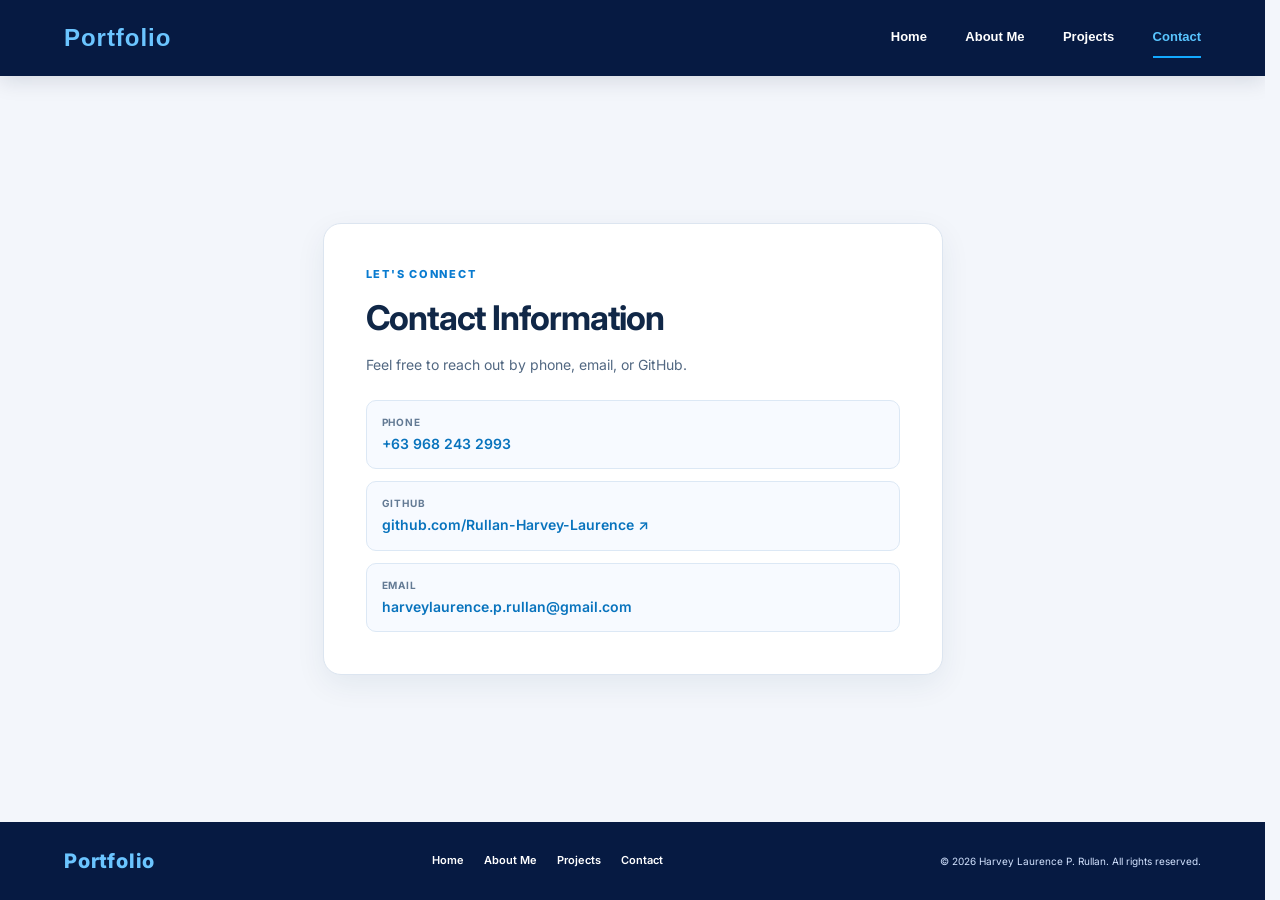
<file: Contact Page/contact.html>
<!doctype html>
<html lang="en">
  <head>
    <meta charset="UTF-8" />
    <meta name="viewport" content="width=device-width, initial-scale=1.0" />
    <meta
      name="description"
      content="Contact Harvey Rullan by phone, email, or GitHub."
    />
    <title>Contact | Harvey Rullan</title>

    <link rel="preconnect" href="https://fonts.googleapis.com" />
    <link
      href="https://fonts.googleapis.com/css2?family=Inter:wght@400;500;600;700;800&display=swap"
      rel="stylesheet"
    />

    <link rel="stylesheet" href="contact.css" />
    <script src="../script.js" defer></script>
  </head>
  <body>
    <header class="site-header">
      <a class="brand" href="../Landing%20Page/landingpage.html">
        <span>Portfolio</span>
      </a>

      <button
        class="menu-toggle"
        aria-label="Open navigation"
        aria-expanded="false"
        aria-controls="primary-navigation"
      >
        ☰
      </button>

      <nav
        class="nav-links"
        id="primary-navigation"
        aria-label="Primary navigation"
      >
        <a href="../Landing%20Page/landingpage.html">Home</a>
        <a href="../About%20Me%20Page/aboutme.html">About Me</a>
        <a href="../Projects%20Page/projects.html">Projects</a>
        <a class="active" href="contact.html">Contact</a>
      </nav>
    </header>

    <main class="contact-main">
      <section class="contact-card" aria-labelledby="contact-title">
        <p class="eyebrow">LET'S CONNECT</p>
        <h1 id="contact-title">Contact Information</h1>
        <p class="intro">Feel free to reach out by phone, email, or GitHub.</p>

        <dl class="contact-list">
          <div class="contact-item">
            <dt>Phone</dt>
            <dd><a href="tel:+639682432993">+63 968 243 2993</a></dd>
          </div>
          <div class="contact-item">
            <dt>GitHub</dt>
            <dd>
              <a
                href="https://github.com/Rullan-Harvey-Laurence"
                target="_blank"
                rel="noopener noreferrer"
                >github.com/Rullan-Harvey-Laurence ↗</a
              >
            </dd>
          </div>
          <div class="contact-item">
            <dt>Email</dt>
            <dd>
              <a href="mailto:harveylaurence.p.rullan@gmail.com"
                >harveylaurence.p.rullan@gmail.com</a
              >
            </dd>
          </div>
        </dl>
      </section>
    </main>

    <footer class="site-footer">
      <a class="brand footer-brand" href="../Landing%20Page/landingpage.html">
        <span>Portfolio</span>
      </a>

      <div class="footer-nav">
        <a href="../Landing%20Page/landingpage.html">Home</a>
        <a href="../About%20Me%20Page/aboutme.html">About Me</a>
        <a href="../Projects%20Page/projects.html">Projects</a>
        <a href="contact.html">Contact</a>
      </div>

      <small>
        © <span class="year"></span> Harvey Laurence P. Rullan. All rights
        reserved.
      </small>
    </footer>
  </body>
</html>
</file>
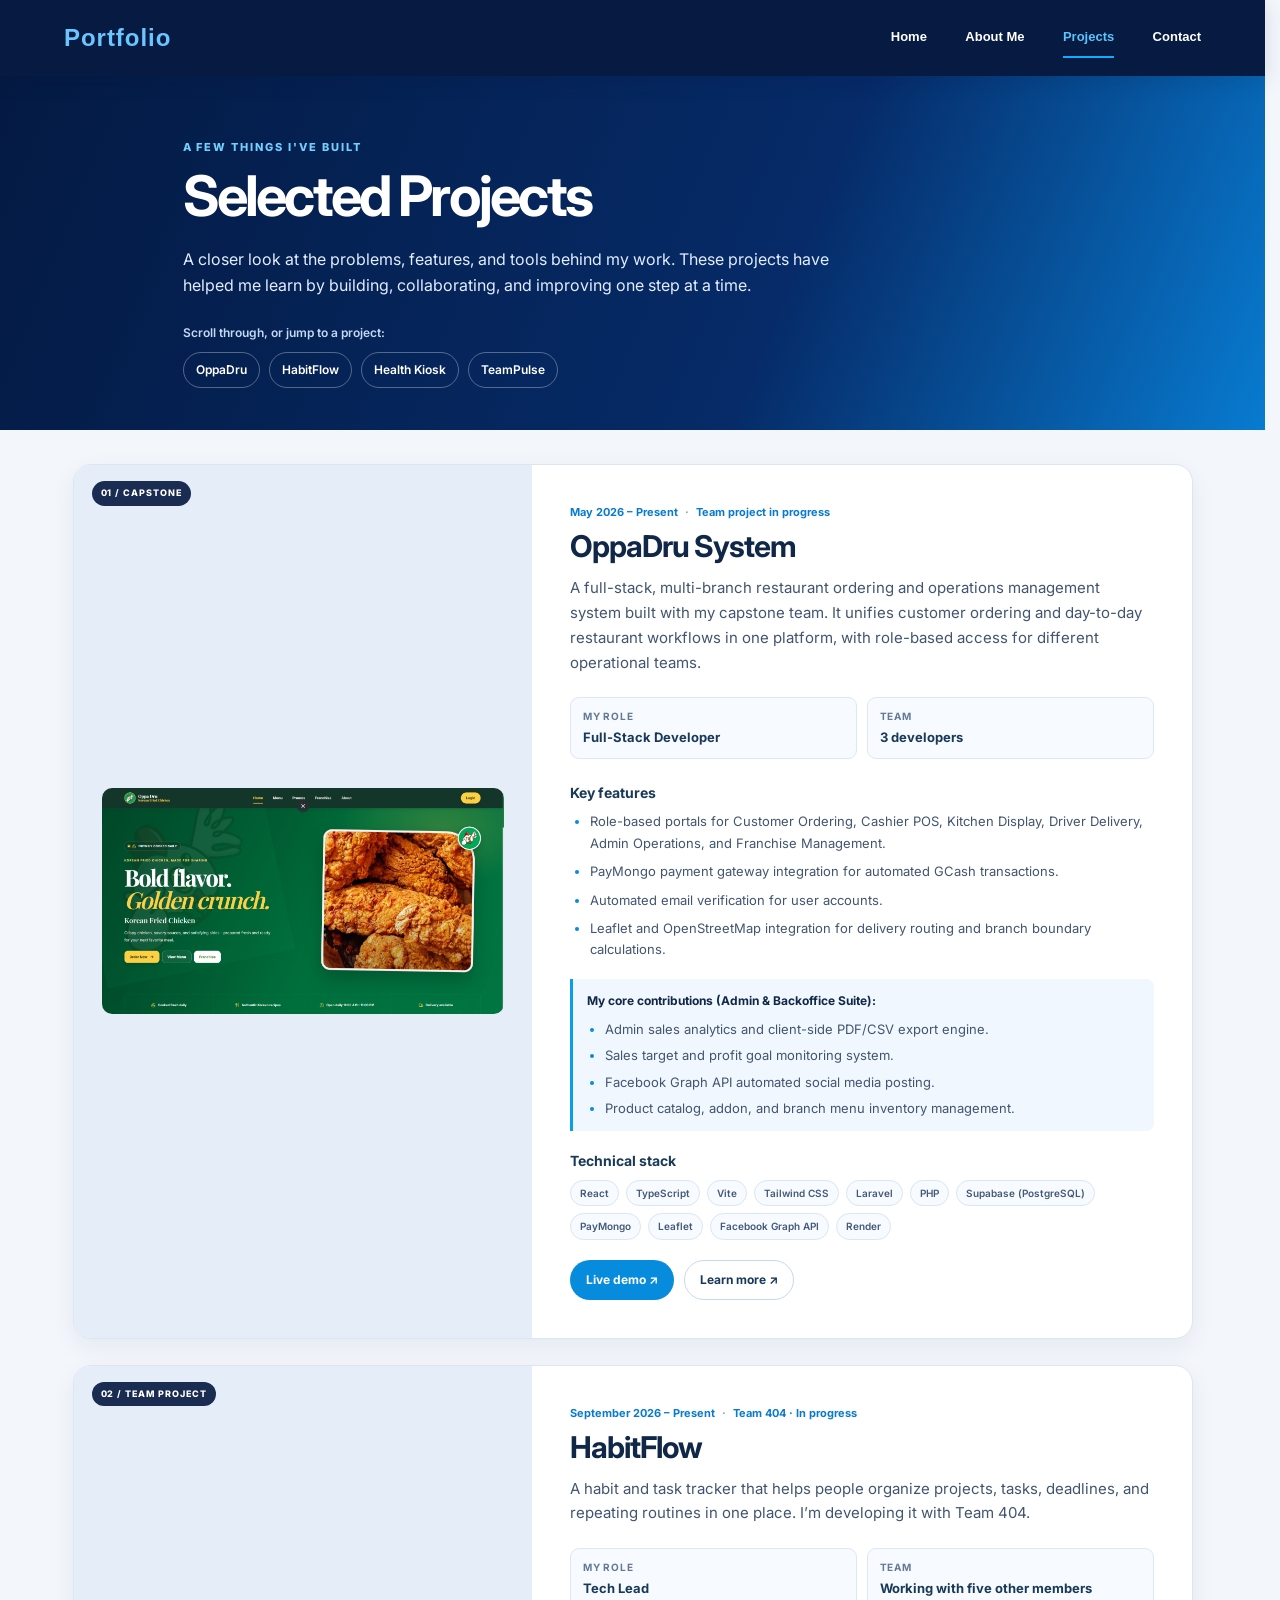
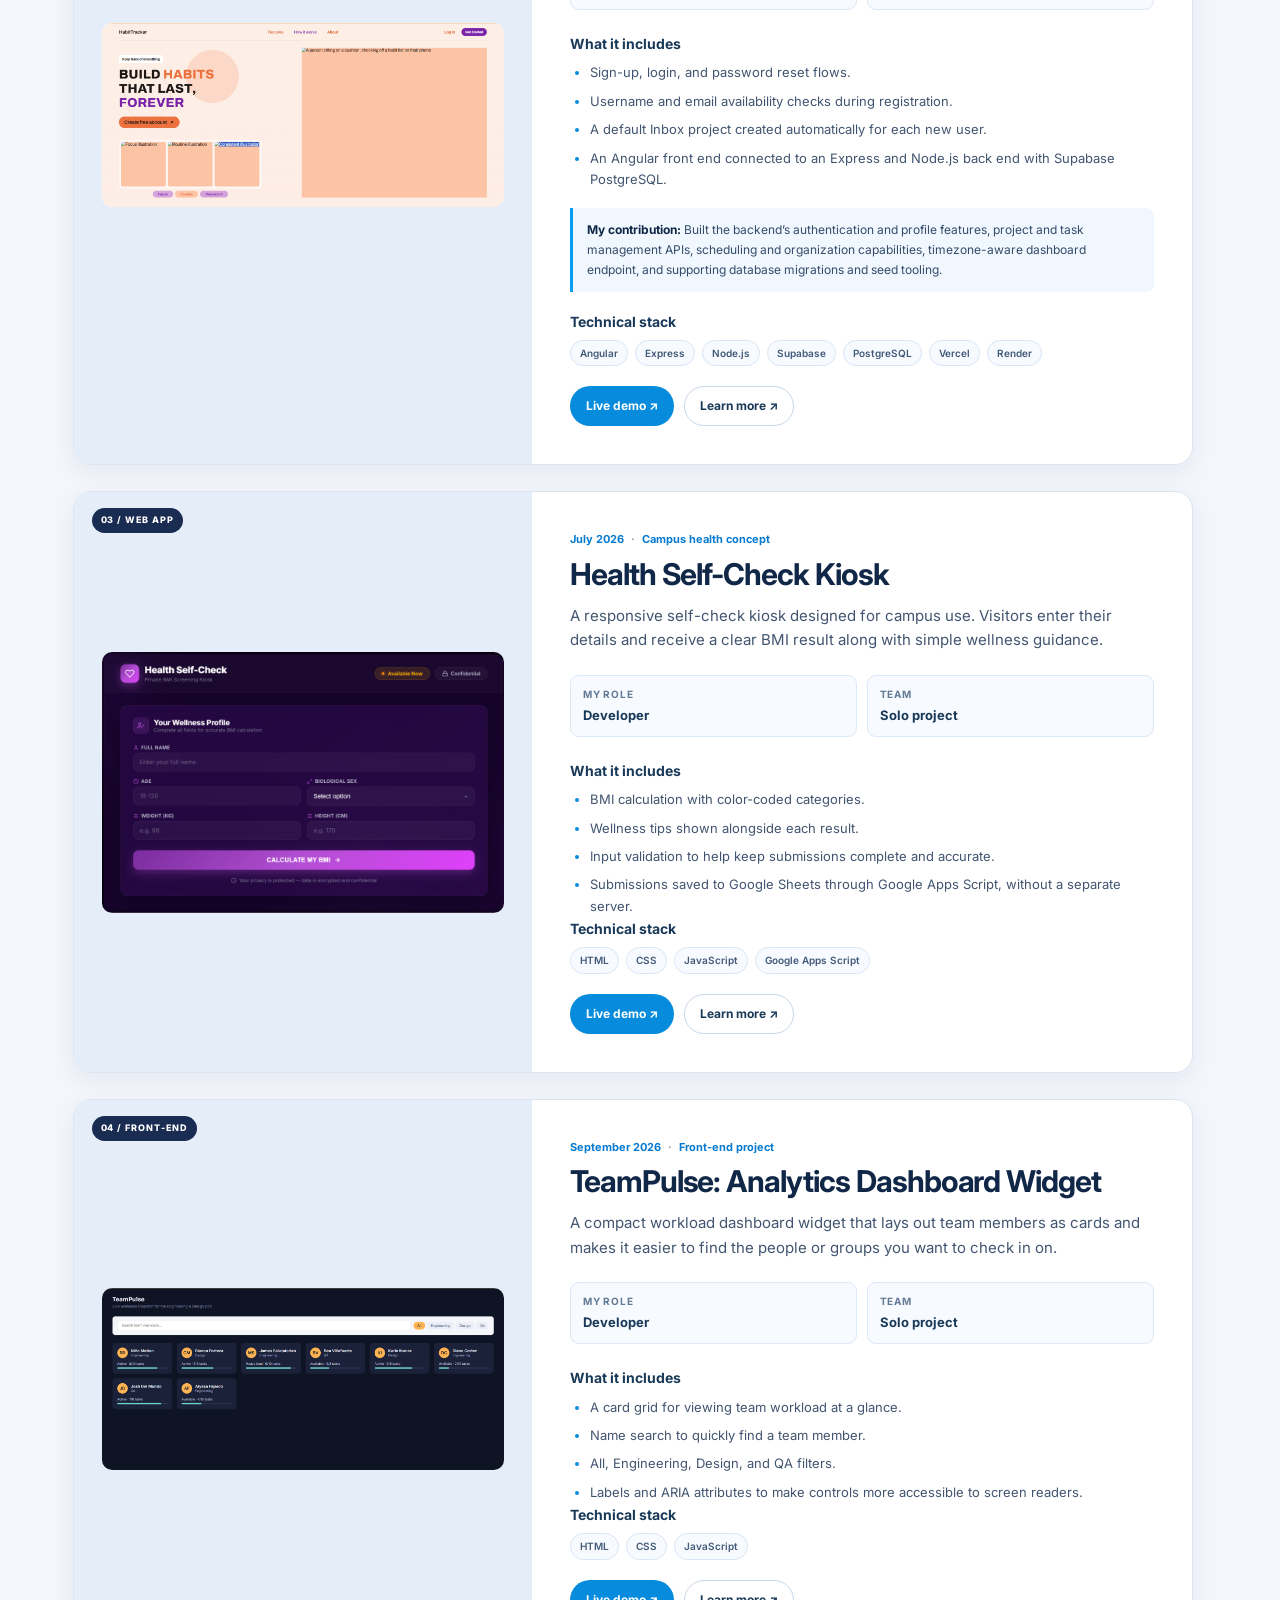
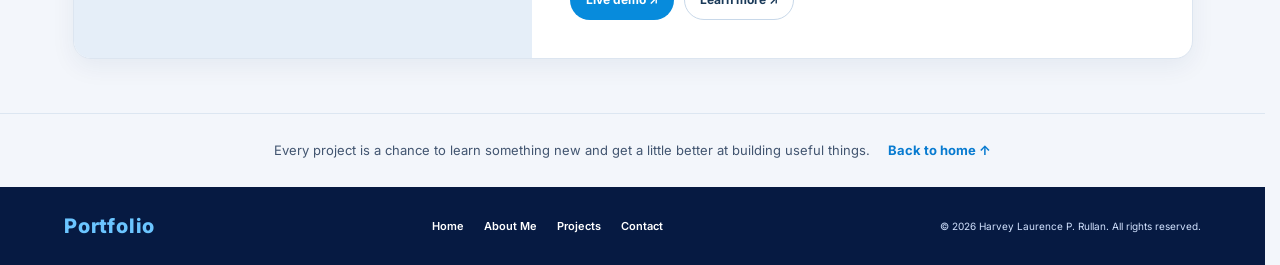
<file: Projects Page/projects.html>
<!doctype html>
<html lang="en">
  <head>
    <meta charset="UTF-8" />
    <meta name="viewport" content="width=device-width, initial-scale=1.0" />
    <meta
      name="description"
      content="Project details, contributions, technologies, live demos, and source code for Harvey Rullan's web development work."
    />
    <title>Projects | Harvey Rullan</title>

    <link rel="preconnect" href="https://fonts.googleapis.com" />
    <link
      href="https://fonts.googleapis.com/css2?family=Inter:wght@400;500;600;700;800&display=swap"
      rel="stylesheet"
    />

    <link rel="stylesheet" href="projects.css" />
    <script src="../script.js" defer></script>
  </head>
  <body>
    <header class="site-header">
      <a class="brand" href="../Landing%20Page/landingpage.html">
        <span>Portfolio</span>
      </a>

      <button
        class="menu-toggle"
        aria-label="Open navigation"
        aria-expanded="false"
        aria-controls="primary-navigation"
      >
        ☰
      </button>

      <nav
        class="nav-links"
        id="primary-navigation"
        aria-label="Primary navigation"
      >
        <a href="../Landing%20Page/landingpage.html">Home</a>
        <a href="../About%20Me%20Page/aboutme.html">About Me</a>
        <a class="active" href="projects.html">Projects</a>
        <a href="../Contact%20Page/contact.html">Contact</a>
      </nav>
    </header>

    <main>
      <section class="projects-hero">
        <div class="page-shell hero-inner">
          <p class="eyebrow">A FEW THINGS I'VE BUILT</p>
          <h1>Selected Projects</h1>
          <p class="hero-intro">
            A closer look at the problems, features, and tools behind my work.
            These projects have helped me learn by building, collaborating, and
            improving one step at a time.
          </p>
          <p class="hero-note">Scroll through, or jump to a project:</p>
          <nav class="project-index" aria-label="Jump to a project">
            <a href="#oppa-dru">OppaDru</a>
            <a href="#habitflow">HabitFlow</a>
            <a href="#health-kiosk">Health Kiosk</a>
            <a href="#teampulse">TeamPulse</a>
          </nav>
        </div>
      </section>

      <div class="page-shell project-list" id="projects">
        <article class="project-detail" id="oppa-dru">
          <div class="project-visual">
            <img
              src="../Assets/oppadruscreenshot.png"
              alt="OppaDru restaurant ordering and management system screenshot"
              loading="lazy"
              decoding="async"
            />
            <span class="project-number">01 / CAPSTONE</span>
          </div>
          <div class="project-copy">
            <p class="project-meta">
              May 2026 – Present <span>·</span> Team project in progress
            </p>
            <h2>OppaDru System</h2>
            <p class="project-summary">
              A full-stack, multi-branch restaurant ordering and operations
              management system built with my capstone team. It unifies customer
              ordering and day-to-day restaurant workflows in one platform, with
              role-based access for different operational teams.
            </p>

            <dl class="project-facts">
              <div>
                <dt>My role</dt>
                <dd>Full-Stack Developer</dd>
              </div>
              <div>
                <dt>Team</dt>
                <dd>3 developers</dd>
              </div>
            </dl>

            <h3>Key features</h3>
            <ul>
              <li>
                Role-based portals for Customer Ordering, Cashier POS, Kitchen
                Display, Driver Delivery, Admin Operations, and Franchise
                Management.
              </li>
              <li>
                PayMongo payment gateway integration for automated GCash
                transactions.
              </li>
              <li>Automated email verification for user accounts.</li>
              <li>
                Leaflet and OpenStreetMap integration for delivery routing and
                branch boundary calculations.
              </li>
            </ul>

            <div class="contribution">
              <p>
                <strong
                  >My core contributions (Admin &amp; Backoffice Suite):</strong
                >
              </p>
              <ul>
                <li>
                  Admin sales analytics and client-side PDF/CSV export engine.
                </li>
                <li>Sales target and profit goal monitoring system.</li>
                <li>Facebook Graph API automated social media posting.</li>
                <li>
                  Product catalog, addon, and branch menu inventory management.
                </li>
              </ul>
            </div>

            <h3 class="stack-heading">Technical stack</h3>
            <div class="tech-list" aria-label="Technologies used">
              <span>React</span><span>TypeScript</span><span>Vite</span>
              <span>Tailwind CSS</span><span>Laravel</span><span>PHP</span>
              <span>Supabase (PostgreSQL)</span><span>PayMongo</span
              ><span>Leaflet</span><span>Facebook Graph API</span
              ><span>Render</span>
            </div>
            <div class="project-actions">
              <a
                class="button button-primary"
                href="https://oppa-dru-system.vercel.app/"
                target="_blank"
                rel="noopener noreferrer"
                >Live demo ↗</a
              >
              <a
                class="button button-secondary"
                href="https://github.com/Masangkay-Albert/OppaDru-System"
                target="_blank"
                rel="noopener noreferrer"
                >Learn more ↗</a
              >
            </div>
          </div>
        </article>

        <article class="project-detail" id="habitflow">
          <div class="project-visual">
            <img
              src="../Assets/habitflowscreenshot.png"
              alt="HabitFlow habit and task tracker screenshot"
              loading="lazy"
              decoding="async"
            />
            <span class="project-number">02 / TEAM PROJECT</span>
          </div>
          <div class="project-copy">
            <p class="project-meta">
              September 2026 – Present <span>·</span> Team 404 · In progress
            </p>
            <h2>HabitFlow</h2>
            <p class="project-summary">
              A habit and task tracker that helps people organize projects,
              tasks, deadlines, and repeating routines in one place. I’m
              developing it with Team 404.
            </p>

            <dl class="project-facts">
              <div>
                <dt>My role</dt>
                <dd>Tech Lead</dd>
              </div>
              <div>
                <dt>Team</dt>
                <dd>Working with five other members</dd>
              </div>
            </dl>

            <h3>What it includes</h3>
            <ul>
              <li>Sign-up, login, and password reset flows.</li>
              <li>
                Username and email availability checks during registration.
              </li>
              <li>
                A default Inbox project created automatically for each new user.
              </li>
              <li>
                An Angular front end connected to an Express and Node.js back
                end with Supabase PostgreSQL.
              </li>
            </ul>

            <p class="contribution">
              <strong>My contribution:</strong> Built the backend’s
              authentication and profile features, project and task management
              APIs, scheduling and organization capabilities, timezone-aware
              dashboard endpoint, and supporting database migrations and seed
              tooling.
            </p>

            <h3>Technical stack</h3>
            <div class="tech-list" aria-label="Technologies used">
              <span>Angular</span><span>Express</span><span>Node.js</span>
              <span>Supabase</span><span>PostgreSQL</span><span>Vercel</span
              ><span>Render</span>
            </div>
            <div class="project-actions">
              <a
                class="button button-primary"
                href="https://project-team-404.vercel.app"
                target="_blank"
                rel="noopener noreferrer"
                >Live demo ↗</a
              >
              <a
                class="button button-secondary"
                href="https://github.com/dlsud-itd/project-team-404"
                target="_blank"
                rel="noopener noreferrer"
                >Learn more ↗</a
              >
            </div>
          </div>
        </article>

        <article class="project-detail" id="health-kiosk">
          <div class="project-visual">
            <img
              src="../Assets/healthcarescreenshot.png"
              alt="Health Self-Check Kiosk BMI screening interface screenshot"
              loading="lazy"
              decoding="async"
            />
            <span class="project-number">03 / WEB APP</span>
          </div>
          <div class="project-copy">
            <p class="project-meta">
              July 2026 <span>·</span> Campus health concept
            </p>
            <h2>Health Self-Check Kiosk</h2>
            <p class="project-summary">
              A responsive self-check kiosk designed for campus use. Visitors
              enter their details and receive a clear BMI result along with
              simple wellness guidance.
            </p>

            <dl class="project-facts">
              <div>
                <dt>My role</dt>
                <dd>Developer</dd>
              </div>
              <div>
                <dt>Team</dt>
                <dd>Solo project</dd>
              </div>
            </dl>

            <h3>What it includes</h3>
            <ul>
              <li>BMI calculation with color-coded categories.</li>
              <li>Wellness tips shown alongside each result.</li>
              <li>
                Input validation to help keep submissions complete and accurate.
              </li>
              <li>
                Submissions saved to Google Sheets through Google Apps Script,
                without a separate server.
              </li>
            </ul>

            <h3>Technical stack</h3>
            <div class="tech-list" aria-label="Technologies used">
              <span>HTML</span><span>CSS</span><span>JavaScript</span
              ><span>Google Apps Script</span>
            </div>
            <div class="project-actions">
              <a
                class="button button-primary"
                href="https://rullan-harvey-laurence.github.io/Health-Checker-Kiosk/"
                target="_blank"
                rel="noopener noreferrer"
                >Live demo ↗</a
              >
              <a
                class="button button-secondary"
                href="https://github.com/Rullan-Harvey-Laurence/Health-Checker-Kiosk"
                target="_blank"
                rel="noopener noreferrer"
                >Learn more ↗</a
              >
            </div>
          </div>
        </article>

        <article class="project-detail" id="teampulse">
          <div class="project-visual">
            <img
              src="../Assets/teampulse_analyticsdashboardwidget.png"
              alt="TeamPulse analytics dashboard widget screenshot"
              loading="lazy"
              decoding="async"
            />
            <span class="project-number">04 / FRONT-END</span>
          </div>
          <div class="project-copy">
            <p class="project-meta">
              September 2026 <span>·</span> Front-end project
            </p>
            <h2>TeamPulse: Analytics Dashboard Widget</h2>
            <p class="project-summary">
              A compact workload dashboard widget that lays out team members as
              cards and makes it easier to find the people or groups you want to
              check in on.
            </p>

            <dl class="project-facts">
              <div>
                <dt>My role</dt>
                <dd>Developer</dd>
              </div>
              <div>
                <dt>Team</dt>
                <dd>Solo project</dd>
              </div>
            </dl>

            <h3>What it includes</h3>
            <ul>
              <li>A card grid for viewing team workload at a glance.</li>
              <li>Name search to quickly find a team member.</li>
              <li>All, Engineering, Design, and QA filters.</li>
              <li>
                Labels and ARIA attributes to make controls more accessible to
                screen readers.
              </li>
            </ul>

            <h3>Technical stack</h3>
            <div class="tech-list" aria-label="Technologies used">
              <span>HTML</span><span>CSS</span><span>JavaScript</span>
            </div>
            <div class="project-actions">
              <a
                class="button button-primary"
                href="https://rullan-harvey-laurence.github.io/Rullan_Activity4_-The-Analytics-Dashboard-Widget_BIT44/"
                target="_blank"
                rel="noopener noreferrer"
                >Live demo ↗</a
              >
              <a
                class="button button-secondary"
                href="https://github.com/Rullan-Harvey-Laurence/Rullan_Activity4_-The-Analytics-Dashboard-Widget_BIT44"
                target="_blank"
                rel="noopener noreferrer"
                >Learn more ↗</a
              >
            </div>
          </div>
        </article>
      </div>

      <section class="closing-note">
        <p>
          Every project is a chance to learn something new and get a little
          better at building useful things.
        </p>
        <a href="../Landing%20Page/landingpage.html">Back to home ↑</a>
      </section>
    </main>

    <footer class="site-footer">
      <a class="brand footer-brand" href="../Landing%20Page/landingpage.html">
        <span>Portfolio</span>
      </a>

      <div class="footer-nav">
        <a href="../Landing%20Page/landingpage.html">Home</a>
        <a href="../About%20Me%20Page/aboutme.html">About Me</a>
        <a href="projects.html">Projects</a>
        <a href="../Contact%20Page/contact.html">Contact</a>
      </div>

      <small
        >© <span class="year"></span> Harvey Laurence P. Rullan. All rights
        reserved.</small
      >
    </footer>
  </body>
</html>
</file>
<file: Contact Page/contact.css>
* {
  box-sizing: border-box;
}

html {
  scrollbar-gutter: stable;
}

body {
  min-height: 100vh;
  margin: 0;
  display: flex;
  flex-direction: column;
  background: #f3f6fb;
  color: #102747;
  font-family: "Inter", Arial, sans-serif;
  font-size: 15px;
  line-height: 1.6;
}

.site-header {
  height: 76px;
  padding: 0 clamp(22px, 5vw, 76px);
  display: flex;
  align-items: center;
  justify-content: space-between;
  background: #061a42;
  color: white;
  position: sticky;
  top: 0;
  z-index: 20;
  box-shadow: 0 5px 20px #00143b20;
}

.brand {
  display: flex;
  align-items: center;
  color: #6bc5ff;
  text-decoration: none;
  font-size: 24px;
  font-weight: 800;
  letter-spacing: 0.04em;
}

.nav-links {
  display: flex;
  align-items: center;
  gap: clamp(18px, 3vw, 42px);
}

.nav-links a,
.footer-nav a {
  color: inherit;
  text-decoration: none;
  font-size: 13px;
  font-weight: 600;
}

.nav-links a,
.nav-links a:link,
.nav-links a:visited,
.nav-links a:hover,
.nav-links a:active,
.nav-links a:focus,
.nav-links a:focus-visible {
  box-sizing: border-box;
  padding: 9px 0;
  border-bottom: 2px solid transparent;
  font-family: "Inter", Arial, sans-serif;
  font-size: 13px;
  font-weight: 600;
  line-height: 1.5;
  letter-spacing: normal;
  font-synthesis: none;
  -webkit-text-size-adjust: none;
  text-size-adjust: none;
  transform: none;
  transition: none;
}

.nav-links a:hover,
.nav-links a.active {
  color: #59c5ff;
  border-color: #13a9ff;
}

.menu-toggle {
  display: none;
  background: none;
  border: 0;
  color: white;
  font-size: 25px;
  cursor: pointer;
}

.contact-main {
  flex: 1;
  display: grid;
  place-items: center;
  padding: 56px 20px;
}

.contact-card {
  width: min(100%, 620px);
  padding: clamp(26px, 5vw, 42px);
  border: 1px solid #dce5f0;
  border-radius: 18px;
  background: white;
  box-shadow: 0 10px 30px #15365b12;
}

.eyebrow {
  margin: 0 0 8px;
  color: #087bd0;
  font-size: 11px;
  font-weight: 800;
  letter-spacing: 0.16em;
}

.contact-card h1 {
  margin: 0;
  font-size: clamp(25px, 5vw, 34px);
  letter-spacing: -0.035em;
}

.intro {
  margin: 8px 0 24px;
  color: #526882;
  font-size: 14px;
}

.contact-list {
  display: grid;
  gap: 12px;
  margin: 0;
}

.contact-item {
  padding: 13px 15px;
  border: 1px solid #dce8f5;
  border-radius: 10px;
  background: #f7faff;
}

.contact-item dt {
  margin-bottom: 3px;
  color: #637a94;
  font-size: 10px;
  font-weight: 700;
  letter-spacing: 0.08em;
  text-transform: uppercase;
}

.contact-item dd {
  margin: 0;
  overflow-wrap: anywhere;
  font-size: 14px;
  font-weight: 600;
}

.contact-item a {
  color: #0873bd;
  text-decoration: none;
}

.contact-item a:hover {
  text-decoration: underline;
}

.site-footer {
  min-height: 78px;
  padding: 18px clamp(22px, 5vw, 76px);
  display: flex;
  align-items: center;
  justify-content: space-between;
  gap: 20px;
  background: #061a42;
  color: white;
}

.footer-brand {
  font-size: 20px;
}

.footer-nav {
  display: flex;
  gap: 20px;
}

.footer-nav a {
  font-size: 11px;
}

.site-footer small {
  color: #d3e3ff;
  font-size: 10px;
}

.brand:focus-visible,
.nav-links a:focus-visible,
.footer-nav a:focus-visible,
.contact-item a:focus-visible,
.menu-toggle:focus-visible {
  outline: 2px solid #50bfff;
  outline-offset: -2px;
}

:focus-visible {
  transform: none !important;
  transition: none !important;
}

.site-header,
.site-header *,
.site-header *::before,
.site-header *::after {
  animation: none !important;
  transform: none !important;
  transition: none !important;
}

.site-header .brand {
  font-family: Arial, sans-serif;
  font-size: 24px;
  font-weight: 800;
  letter-spacing: 0.04em;
}

.site-header .nav-links a,
.site-header .nav-links a:link,
.site-header .nav-links a:visited,
.site-header .nav-links a:hover,
.site-header .nav-links a:active,
.site-header .nav-links a:focus,
.site-header .nav-links a:focus-visible {
  font-family: Arial, sans-serif;
  font-size: 13px;
  font-weight: 600;
  line-height: 1.5;
  letter-spacing: normal;
  font-synthesis: none;
  -webkit-text-size-adjust: none;
  text-size-adjust: none;
  outline-offset: -2px;
}

@media (max-width: 760px) {
  .site-header {
    height: 68px;
  }

  .menu-toggle {
    display: block;
  }

  .nav-links {
    display: none;
    position: absolute;
    top: 68px;
    left: 0;
    right: 0;
    padding: 15px 24px 22px;
    flex-direction: column;
    align-items: stretch;
    gap: 8px;
    background: #061a42;
  }

  .nav-links.open {
    display: flex;
  }

  .nav-links a {
    padding: 10px;
  }

  .site-footer {
    flex-wrap: wrap;
  }

  .footer-nav {
    order: 3;
    width: 100%;
    justify-content: center;
  }
}

@media (prefers-reduced-motion: reduce) {
  *,
  *::before,
  *::after {
    transition: none !important;
  }
}
</file>
<file: Projects Page/projects.css>
* {
  box-sizing: border-box;
}

html {
  scroll-behavior: auto;
  scroll-padding-top: 96px;
  scrollbar-gutter: stable;
}

body {
  margin: 0;
  background: #f3f6fb;
  color: #102747;
  font-family: "Inter", Arial, sans-serif;
  font-size: 15px;
  line-height: 1.65;
}

a {
  color: inherit;
}

.site-header {
  height: 76px;
  padding: 0 clamp(22px, 5vw, 76px);
  display: flex;
  align-items: center;
  justify-content: space-between;
  background: #061a42;
  color: white;
  position: sticky;
  top: 0;
  z-index: 20;
  box-shadow: 0 5px 20px #00143b20;
}

.brand {
  display: flex;
  align-items: center;
  color: #6bc5ff;
  text-decoration: none;
  font-size: 24px;
  font-weight: 800;
  letter-spacing: 0.04em;
}

.nav-links {
  display: flex;
  align-items: center;
  gap: clamp(18px, 3vw, 42px);
}

.nav-links a,
.footer-nav a {
  color: inherit;
  text-decoration: none;
  font-size: 13px;
  font-weight: 600;
}

.nav-links a,
.nav-links a:link,
.nav-links a:visited,
.nav-links a:hover,
.nav-links a:active,
.nav-links a:focus,
.nav-links a:focus-visible {
  box-sizing: border-box;
  padding: 9px 0;
  border-bottom: 2px solid transparent;
  font-family: "Inter", Arial, sans-serif;
  font-size: 13px;
  font-weight: 600;
  line-height: 1.5;
  letter-spacing: normal;
  font-synthesis: none;
  -webkit-text-size-adjust: none;
  text-size-adjust: none;
  transform: none;
  transition: none;
}

.nav-links a:hover,
.nav-links a.active {
  color: #59c5ff;
  border-color: #13a9ff;
}

.menu-toggle {
  display: none;
  background: none;
  border: 0;
  color: white;
  font-size: 25px;
  cursor: pointer;
}

.page-shell {
  width: min(1120px, calc(100% - 40px));
  margin: 0 auto;
}

.projects-hero {
  background: linear-gradient(112deg, #041a43 0%, #062b68 62%, #087bd0 100%);
  color: white;
  padding: 62px 0 42px;
}

.hero-inner {
  max-width: 900px;
}

.eyebrow {
  margin: 0 0 10px;
  color: #72d0ff;
  font-size: 11px;
  font-weight: 800;
  letter-spacing: 0.18em;
}

.projects-hero h1 {
  margin: 0;
  font-size: clamp(36px, 6vw, 56px);
  line-height: 1.1;
  letter-spacing: -0.05em;
}

.hero-intro {
  max-width: 690px;
  margin: 18px 0 24px;
  color: #e2edff;
  font-size: 16px;
}

.hero-note {
  margin: 0 0 10px;
  color: #c3d8f3;
  font-size: 12px;
  font-weight: 600;
}

.project-index {
  display: flex;
  flex-wrap: wrap;
  gap: 9px;
}

.project-index a {
  padding: 7px 12px;
  border: 1px solid #ffffff50;
  border-radius: 20px;
  color: white;
  text-decoration: none;
  font-size: 12px;
  font-weight: 600;
  transition:
    background 0.2s,
    border-color 0.2s;
}

.project-index a:hover {
  background: #ffffff20;
  border-color: #72d0ff;
}

.project-list {
  display: grid;
  gap: 26px;
  padding-top: 34px;
  padding-bottom: 54px;
}

.project-detail {
  display: grid;
  grid-template-columns: minmax(260px, 0.82fr) minmax(0, 1.18fr);
  overflow: hidden;
  border: 1px solid #dce5f0;
  border-radius: 18px;
  background: white;
  box-shadow: 0 8px 24px #15365b10;
  scroll-margin-top: 96px;
}

.project-visual {
  min-height: 100%;
  position: relative;
  display: flex;
  align-items: center;
  justify-content: center;
  overflow: hidden;
  padding: 28px;
  background: #e5eef8;
}

.project-visual img {
  display: block;
  width: 100%;
  max-height: 330px;
  object-fit: contain;
  border-radius: 10px;
  background: white;
}

.project-number {
  position: absolute;
  left: 18px;
  top: 16px;
  padding: 5px 9px;
  border-radius: 20px;
  background: #061a42e8;
  color: white;
  font-size: 9px;
  font-weight: 800;
  letter-spacing: 0.11em;
}

.project-copy {
  padding: clamp(24px, 4vw, 38px);
}

.project-meta {
  margin: 0 0 7px;
  color: #087bd0;
  font-size: 11px;
  font-weight: 700;
}

.project-meta span {
  margin: 0 4px;
  color: #8ca0b7;
}

.project-copy h2 {
  margin: 0 0 12px;
  color: #102747;
  font-size: clamp(23px, 3vw, 30px);
  letter-spacing: -0.035em;
  line-height: 1.2;
}

.project-summary {
  margin: 0 0 22px;
  color: #425570;
}

.project-facts {
  display: grid;
  grid-template-columns: repeat(auto-fit, minmax(150px, 1fr));
  gap: 10px;
  margin: 0 0 22px;
}

.project-facts div {
  padding: 10px 12px;
  border: 1px solid #dce8f5;
  border-radius: 9px;
  background: #f7faff;
}

.project-facts dt {
  margin-bottom: 2px;
  color: #637a94;
  font-size: 10px;
  font-weight: 700;
  text-transform: uppercase;
  letter-spacing: 0.08em;
}

.project-facts dd {
  margin: 0;
  color: #193958;
  font-size: 13px;
  font-weight: 700;
}

.project-copy h3 {
  margin: 0 0 7px;
  color: #193958;
  font-size: 14px;
}

.project-copy ul {
  display: grid;
  gap: 7px;
  margin: 0;
  padding-left: 20px;
  color: #425570;
  font-size: 13px;
}

.project-copy ul + .stack-heading {
  margin-top: 18px;
}

.project-copy li::marker {
  color: #078bdc;
}

.contribution {
  margin: 18px 0;
  padding: 12px 14px;
  border-left: 3px solid #079df1;
  border-radius: 0 8px 8px 0;
  background: #f1f7ff;
  color: #344c69;
  font-size: 12px;
}

.contribution strong {
  color: #102747;
}

.contribution p {
  margin: 0;
}

.contribution ul {
  display: grid;
  gap: 5px;
  margin: 8px 0 0;
  padding-left: 18px;
}

.tech-list {
  display: flex;
  flex-wrap: wrap;
  gap: 7px;
  margin-bottom: 20px;
}

.tech-list span {
  padding: 4px 9px;
  border: 1px solid #d8e6f5;
  border-radius: 20px;
  background: #f7faff;
  color: #425a78;
  font-size: 10px;
  font-weight: 600;
}

.project-actions {
  display: flex;
  flex-wrap: wrap;
  gap: 10px;
}

.button {
  display: inline-flex;
  align-items: center;
  justify-content: center;
  min-height: 40px;
  padding: 9px 15px;
  border: 1px solid transparent;
  border-radius: 24px;
  text-decoration: none;
  font-size: 12px;
  font-weight: 700;
  transition:
    transform 0.2s,
    box-shadow 0.2s,
    background 0.2s;
}

.button:hover {
  transform: translateY(-2px);
  box-shadow: 0 6px 16px #001a4520;
}

.button-primary {
  background: #078bdc;
  color: white;
}

.button-secondary {
  border-color: #c8d8e9;
  background: white;
  color: #193958;
}

.closing-note {
  display: flex;
  align-items: center;
  justify-content: center;
  gap: 18px;
  flex-wrap: wrap;
  padding: 26px 20px;
  border-top: 1px solid #dce6f1;
  color: #425570;
  text-align: center;
  font-size: 13px;
}

.closing-note p {
  margin: 0;
}

.closing-note a {
  color: #087bd0;
  font-weight: 700;
  text-decoration: none;
}

.site-footer {
  min-height: 78px;
  padding: 18px clamp(22px, 5vw, 76px);
  display: flex;
  align-items: center;
  justify-content: space-between;
  gap: 20px;
  background: #061a42;
  color: white;
}

.footer-brand {
  font-size: 20px;
}

.footer-nav {
  display: flex;
  gap: 20px;
}

.footer-nav a {
  font-size: 11px;
}

.site-footer small {
  color: #d3e3ff;
  font-size: 10px;
}

.brand:focus-visible,
.nav-links a:focus-visible,
.project-index a:focus-visible,
.button:focus-visible,
.closing-note a:focus-visible,
.footer-nav a:focus-visible,
.menu-toggle:focus-visible {
  outline: 2px solid #50bfff;
  outline-offset: -2px;
}

:focus-visible {
  transform: none !important;
  transition: none !important;
}

.site-header,
.site-header *,
.site-header *::before,
.site-header *::after {
  animation: none !important;
  transform: none !important;
  transition: none !important;
}

.site-header .brand {
  font-family: Arial, sans-serif;
  font-size: 24px;
  font-weight: 800;
  letter-spacing: 0.04em;
}

.site-header .nav-links a,
.site-header .nav-links a:link,
.site-header .nav-links a:visited,
.site-header .nav-links a:hover,
.site-header .nav-links a:active,
.site-header .nav-links a:focus,
.site-header .nav-links a:focus-visible {
  font-family: Arial, sans-serif;
  font-size: 13px;
  font-weight: 600;
  line-height: 1.5;
  letter-spacing: normal;
  font-synthesis: none;
  -webkit-text-size-adjust: none;
  text-size-adjust: none;
  outline-offset: -2px;
}

@media (max-width: 760px) {
  .site-header {
    height: 68px;
  }

  .menu-toggle {
    display: block;
  }

  .nav-links {
    display: none;
    position: absolute;
    top: 68px;
    left: 0;
    right: 0;
    padding: 15px 24px 22px;
    flex-direction: column;
    align-items: stretch;
    gap: 8px;
    background: #061a42;
  }

  .nav-links.open {
    display: flex;
  }

  .nav-links a {
    padding: 10px;
  }

  .projects-hero {
    padding: 42px 0 32px;
  }

  .hero-intro {
    font-size: 14px;
  }

  .project-list {
    gap: 18px;
    padding-top: 20px;
    padding-bottom: 32px;
  }

  .project-detail {
    grid-template-columns: 1fr;
    scroll-margin-top: 82px;
  }

  .project-visual {
    min-height: 210px;
    padding: 28px 20px 20px;
  }

  .project-visual img {
    max-height: 260px;
  }

  .project-copy {
    padding: 22px;
  }

  .site-footer {
    flex-wrap: wrap;
  }

  .footer-nav {
    order: 3;
    width: 100%;
    justify-content: center;
  }
}

@media (prefers-reduced-motion: reduce) {
  html {
    scroll-behavior: auto;
  }

  *,
  *::before,
  *::after {
    transition-duration: 0.01ms !important;
  }
}
</file>
